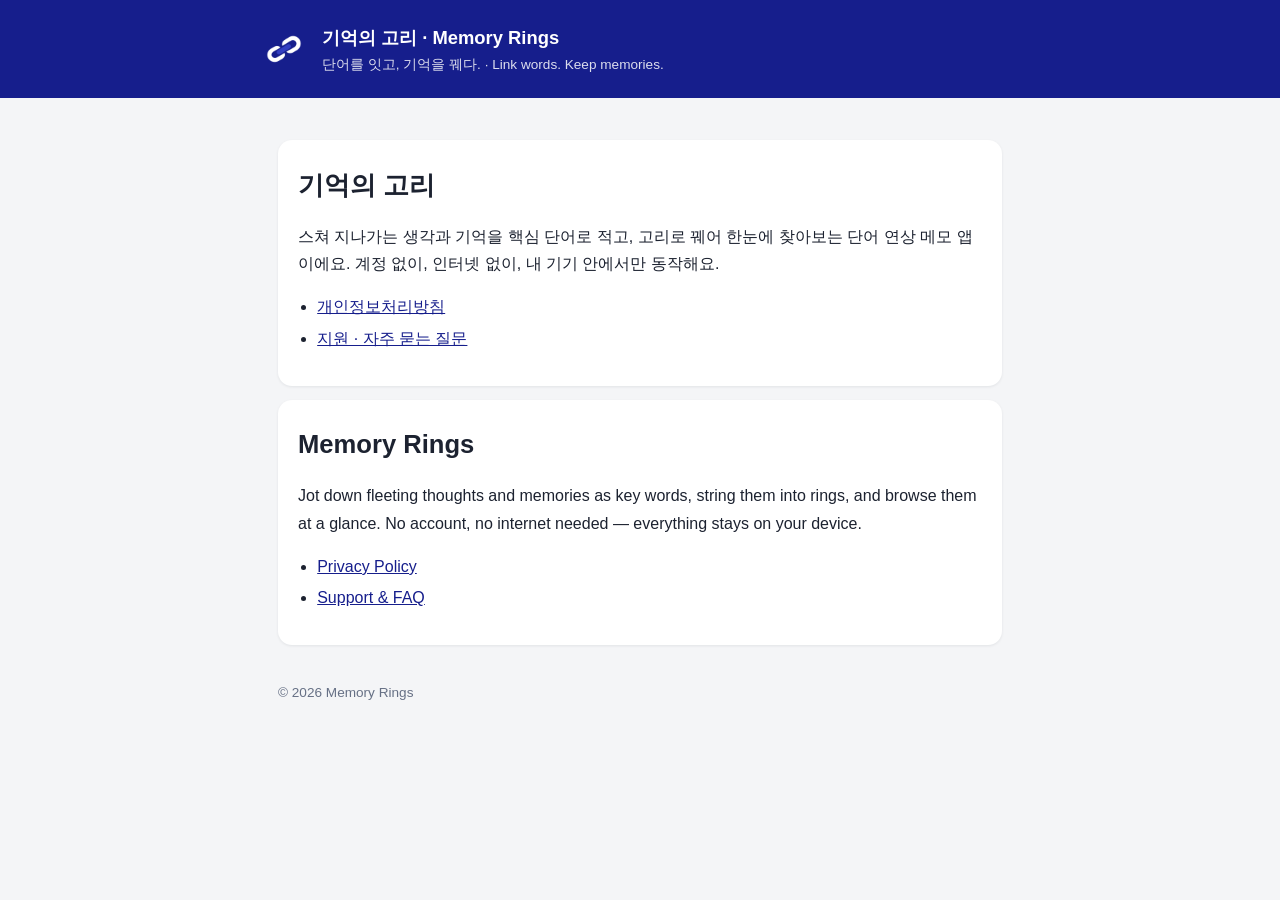
<file: index.html>
<!doctype html><html lang="ko"><head><meta charset="utf-8"><meta name="viewport" content="width=device-width,initial-scale=1"><title>기억의 고리 · Memory Rings</title><link rel="stylesheet" href="style.css"><link rel="icon" href="icon.png"></head>
<body><header class="top"><div class="in"><img src="icon.png" alt=""><div><b>기억의 고리 · Memory Rings</b><span>단어를 잇고, 기억을 꿰다. · Link words. Keep memories.</span></div></div></header>
<main>
<div class="card"><h1>기억의 고리</h1>
<p>스쳐 지나가는 생각과 기억을 핵심 단어로 적고, 고리로 꿰어 한눈에 찾아보는 단어 연상 메모 앱이에요. 계정 없이, 인터넷 없이, 내 기기 안에서만 동작해요.</p>
<ul><li><a href="privacy.html">개인정보처리방침</a></li><li><a href="support.html">지원 · 자주 묻는 질문</a></li></ul></div>
<div class="card"><h1>Memory Rings</h1>
<p>Jot down fleeting thoughts and memories as key words, string them into rings, and browse them at a glance. No account, no internet needed &mdash; everything stays on your device.</p>
<ul><li><a href="privacy.html#en">Privacy Policy</a></li><li><a href="support.html#en">Support &amp; FAQ</a></li></ul></div>
<footer>&copy; 2026 Memory Rings</footer>
</main></body></html>
</file>
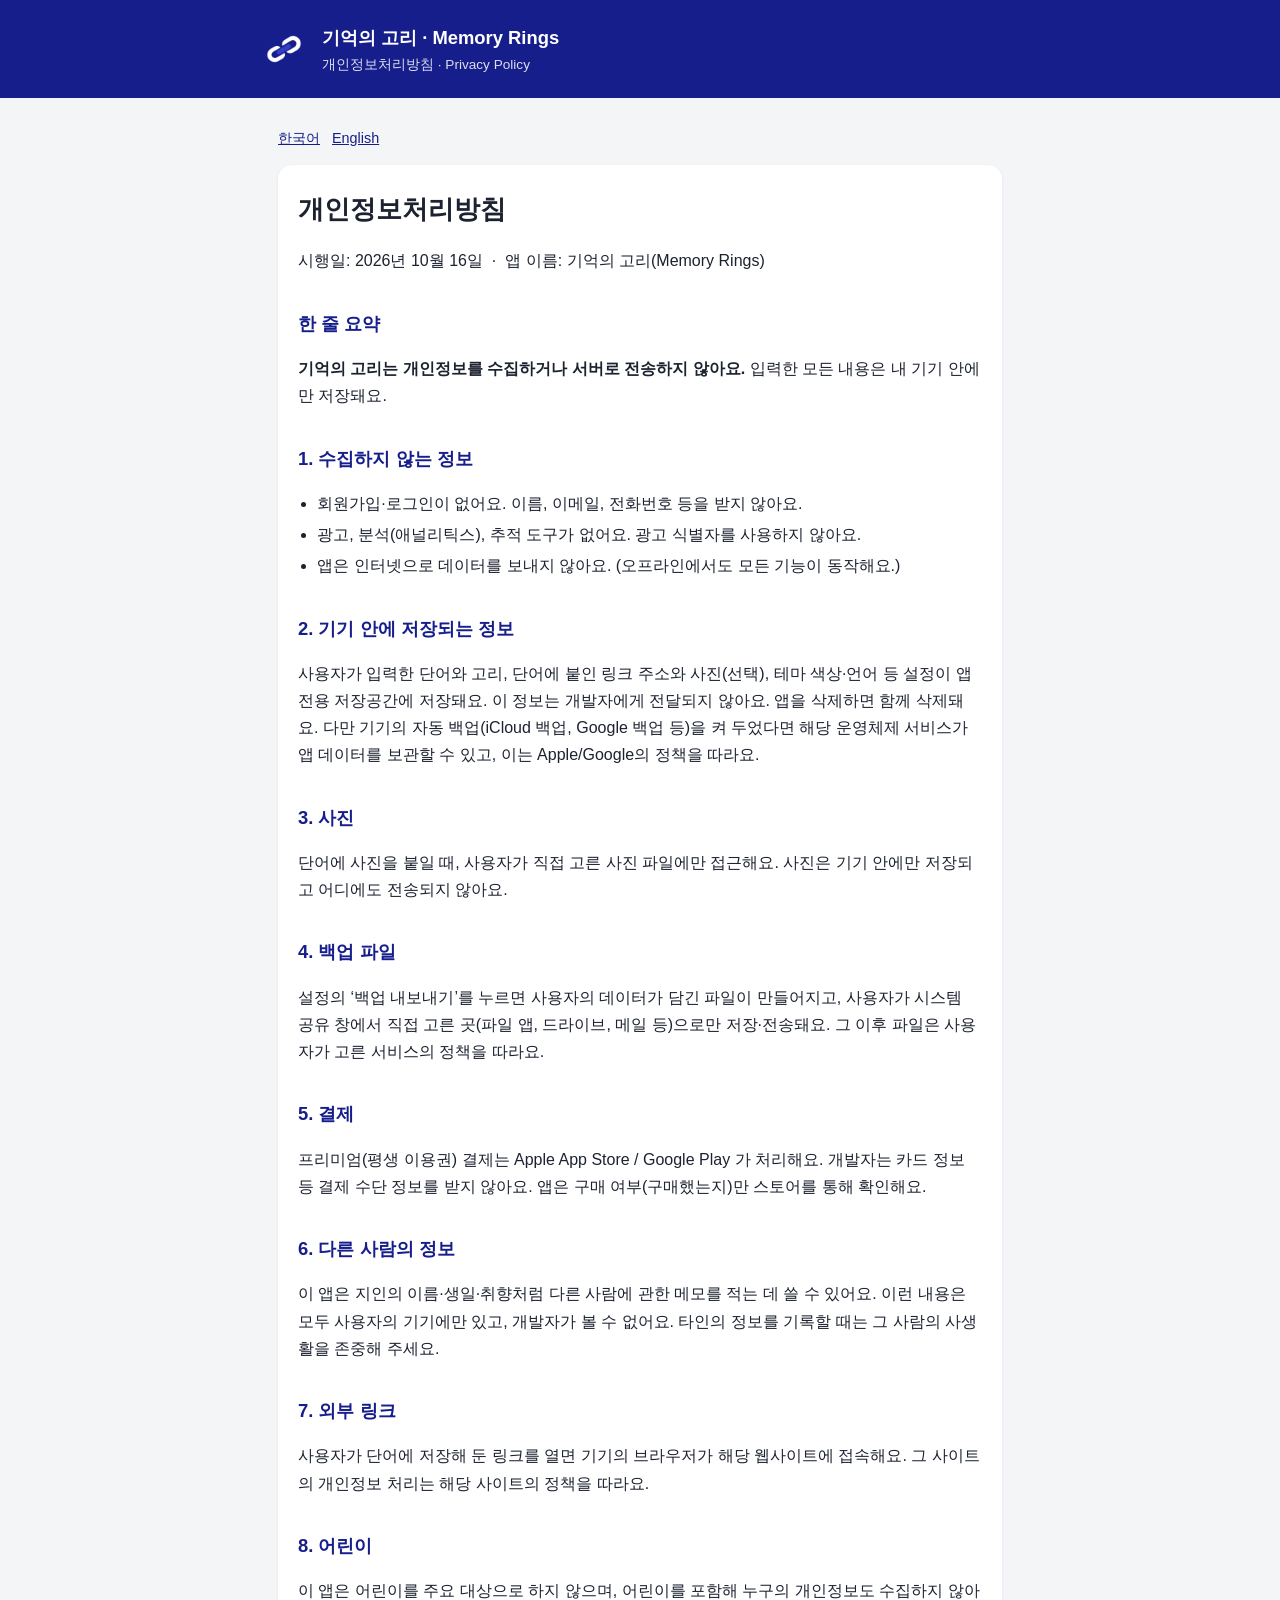
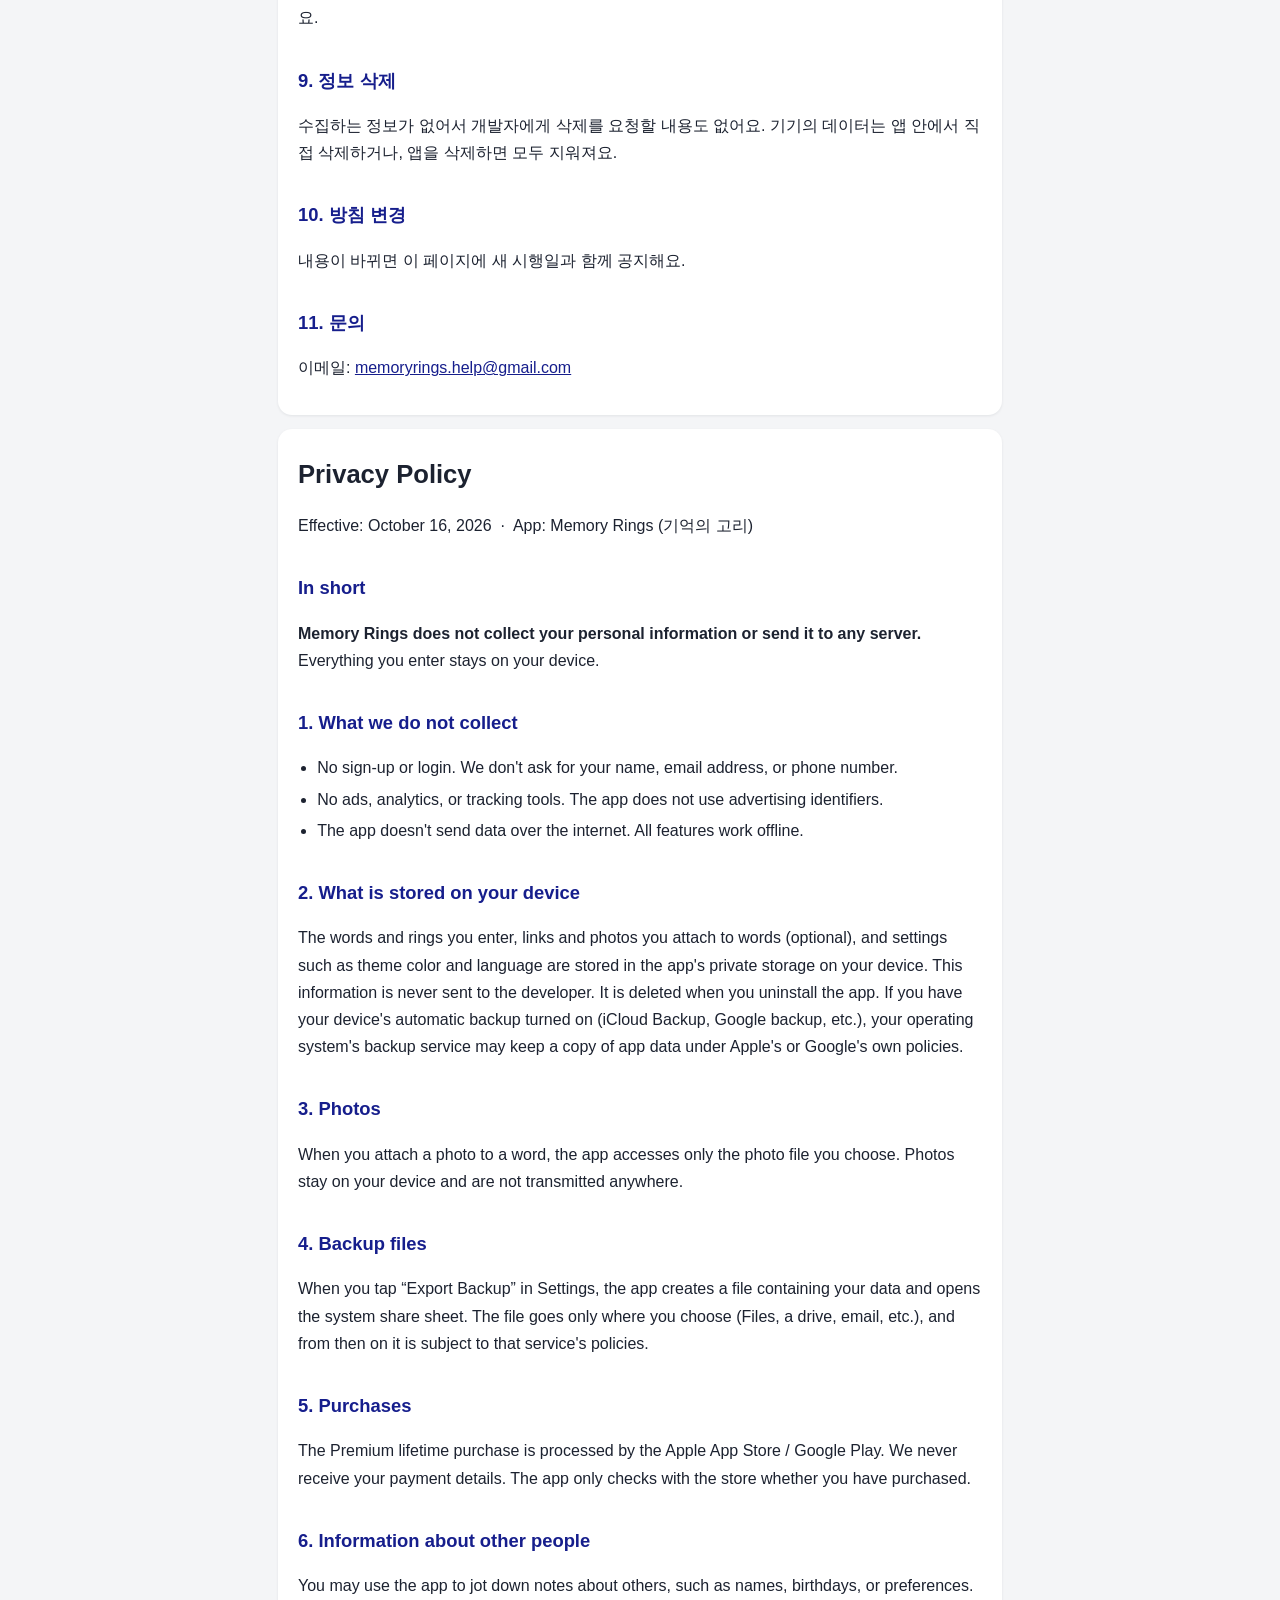
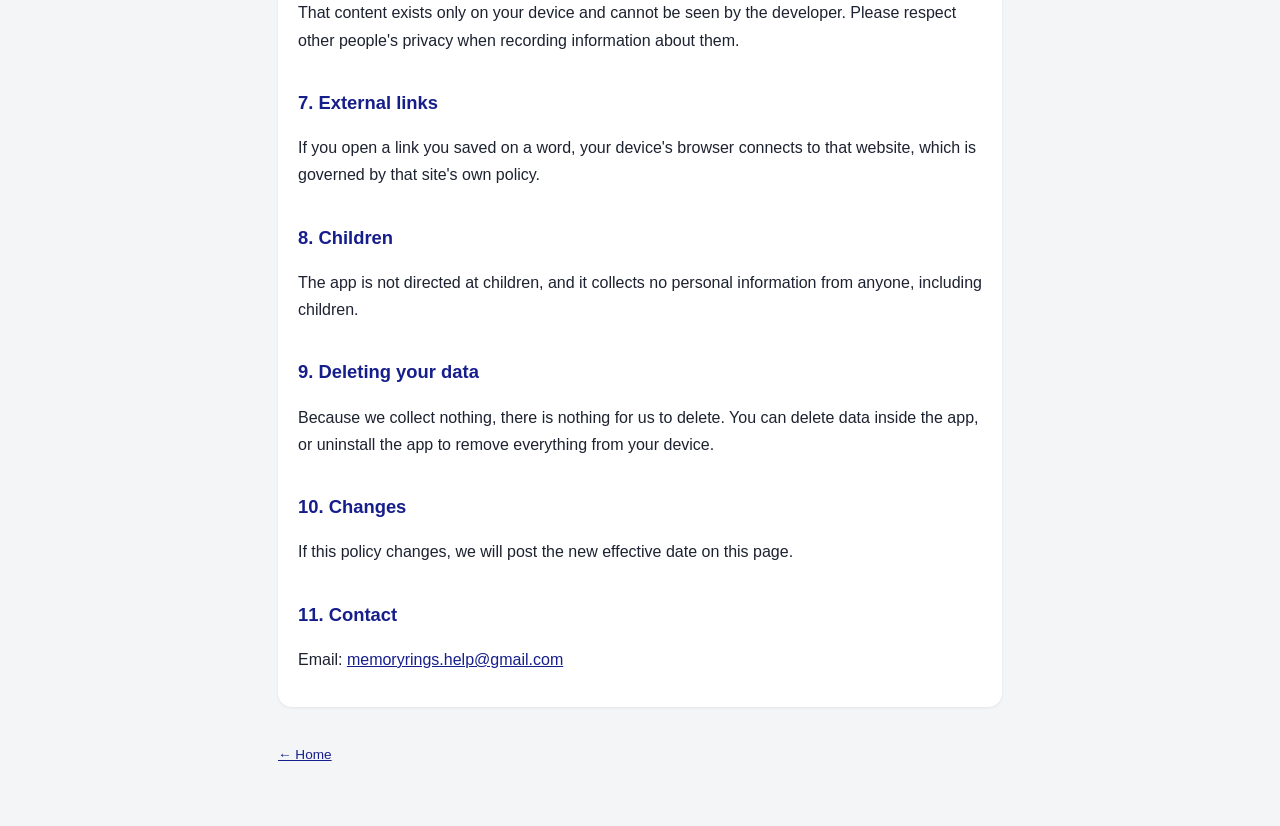
<file: privacy.html>
<!doctype html><html lang="ko"><head><meta charset="utf-8"><meta name="viewport" content="width=device-width,initial-scale=1"><title>개인정보처리방침 · Privacy Policy — 기억의 고리 / Memory Rings</title><link rel="stylesheet" href="style.css"><link rel="icon" href="icon.png"></head>
<body><header class="top"><div class="in"><img src="icon.png" alt=""><div><b>기억의 고리 · Memory Rings</b><span>개인정보처리방침 · Privacy Policy</span></div></div></header>
<main>
<nav class="lang"><a href="#ko">한국어</a><a href="#en">English</a></nav>

<section id="ko" class="card">
<h1>개인정보처리방침</h1>
<p>시행일: 2026년 10월 16일 &nbsp;·&nbsp; 앱 이름: 기억의 고리(Memory Rings)</p>
<h2>한 줄 요약</h2>
<p><b>기억의 고리는 개인정보를 수집하거나 서버로 전송하지 않아요.</b> 입력한 모든 내용은 내 기기 안에만 저장돼요.</p>
<h2>1. 수집하지 않는 정보</h2>
<ul>
<li>회원가입·로그인이 없어요. 이름, 이메일, 전화번호 등을 받지 않아요.</li>
<li>광고, 분석(애널리틱스), 추적 도구가 없어요. 광고 식별자를 사용하지 않아요.</li>
<li>앱은 인터넷으로 데이터를 보내지 않아요. (오프라인에서도 모든 기능이 동작해요.)</li>
</ul>
<h2>2. 기기 안에 저장되는 정보</h2>
<p>사용자가 입력한 단어와 고리, 단어에 붙인 링크 주소와 사진(선택), 테마 색상·언어 등 설정이 앱 전용 저장공간에 저장돼요. 이 정보는 개발자에게 전달되지 않아요. 앱을 삭제하면 함께 삭제돼요. 다만 기기의 자동 백업(iCloud 백업, Google 백업 등)을 켜 두었다면 해당 운영체제 서비스가 앱 데이터를 보관할 수 있고, 이는 Apple/Google의 정책을 따라요.</p>
<h2>3. 사진</h2>
<p>단어에 사진을 붙일 때, 사용자가 직접 고른 사진 파일에만 접근해요. 사진은 기기 안에만 저장되고 어디에도 전송되지 않아요.</p>
<h2>4. 백업 파일</h2>
<p>설정의 &lsquo;백업 내보내기&rsquo;를 누르면 사용자의 데이터가 담긴 파일이 만들어지고, 사용자가 시스템 공유 창에서 직접 고른 곳(파일 앱, 드라이브, 메일 등)으로만 저장·전송돼요. 그 이후 파일은 사용자가 고른 서비스의 정책을 따라요.</p>
<h2>5. 결제</h2>
<p>프리미엄(평생 이용권) 결제는 Apple App Store / Google Play 가 처리해요. 개발자는 카드 정보 등 결제 수단 정보를 받지 않아요. 앱은 구매 여부(구매했는지)만 스토어를 통해 확인해요.</p>
<h2>6. 다른 사람의 정보</h2>
<p>이 앱은 지인의 이름·생일·취향처럼 다른 사람에 관한 메모를 적는 데 쓸 수 있어요. 이런 내용은 모두 사용자의 기기에만 있고, 개발자가 볼 수 없어요. 타인의 정보를 기록할 때는 그 사람의 사생활을 존중해 주세요.</p>
<h2>7. 외부 링크</h2>
<p>사용자가 단어에 저장해 둔 링크를 열면 기기의 브라우저가 해당 웹사이트에 접속해요. 그 사이트의 개인정보 처리는 해당 사이트의 정책을 따라요.</p>
<h2>8. 어린이</h2>
<p>이 앱은 어린이를 주요 대상으로 하지 않으며, 어린이를 포함해 누구의 개인정보도 수집하지 않아요.</p>
<h2>9. 정보 삭제</h2>
<p>수집하는 정보가 없어서 개발자에게 삭제를 요청할 내용도 없어요. 기기의 데이터는 앱 안에서 직접 삭제하거나, 앱을 삭제하면 모두 지워져요.</p>
<h2>10. 방침 변경</h2>
<p>내용이 바뀌면 이 페이지에 새 시행일과 함께 공지해요.</p>
<h2>11. 문의</h2>
<p>이메일: <a href="mailto:memoryrings.help@gmail.com">memoryrings.help@gmail.com</a></p>
</section>

<section id="en" class="card">
<h1>Privacy Policy</h1>
<p>Effective: October 16, 2026 &nbsp;·&nbsp; App: Memory Rings (기억의 고리)</p>
<h2>In short</h2>
<p><b>Memory Rings does not collect your personal information or send it to any server.</b> Everything you enter stays on your device.</p>
<h2>1. What we do not collect</h2>
<ul>
<li>No sign-up or login. We don't ask for your name, email address, or phone number.</li>
<li>No ads, analytics, or tracking tools. The app does not use advertising identifiers.</li>
<li>The app doesn't send data over the internet. All features work offline.</li>
</ul>
<h2>2. What is stored on your device</h2>
<p>The words and rings you enter, links and photos you attach to words (optional), and settings such as theme color and language are stored in the app's private storage on your device. This information is never sent to the developer. It is deleted when you uninstall the app. If you have your device's automatic backup turned on (iCloud Backup, Google backup, etc.), your operating system's backup service may keep a copy of app data under Apple's or Google's own policies.</p>
<h2>3. Photos</h2>
<p>When you attach a photo to a word, the app accesses only the photo file you choose. Photos stay on your device and are not transmitted anywhere.</p>
<h2>4. Backup files</h2>
<p>When you tap &ldquo;Export Backup&rdquo; in Settings, the app creates a file containing your data and opens the system share sheet. The file goes only where you choose (Files, a drive, email, etc.), and from then on it is subject to that service's policies.</p>
<h2>5. Purchases</h2>
<p>The Premium lifetime purchase is processed by the Apple App Store / Google Play. We never receive your payment details. The app only checks with the store whether you have purchased.</p>
<h2>6. Information about other people</h2>
<p>You may use the app to jot down notes about others, such as names, birthdays, or preferences. That content exists only on your device and cannot be seen by the developer. Please respect other people's privacy when recording information about them.</p>
<h2>7. External links</h2>
<p>If you open a link you saved on a word, your device's browser connects to that website, which is governed by that site's own policy.</p>
<h2>8. Children</h2>
<p>The app is not directed at children, and it collects no personal information from anyone, including children.</p>
<h2>9. Deleting your data</h2>
<p>Because we collect nothing, there is nothing for us to delete. You can delete data inside the app, or uninstall the app to remove everything from your device.</p>
<h2>10. Changes</h2>
<p>If this policy changes, we will post the new effective date on this page.</p>
<h2>11. Contact</h2>
<p>Email: <a href="mailto:memoryrings.help@gmail.com">memoryrings.help@gmail.com</a></p>
</section>
<footer><a href="index.html">← Home</a></footer>
</main></body></html>
</file>
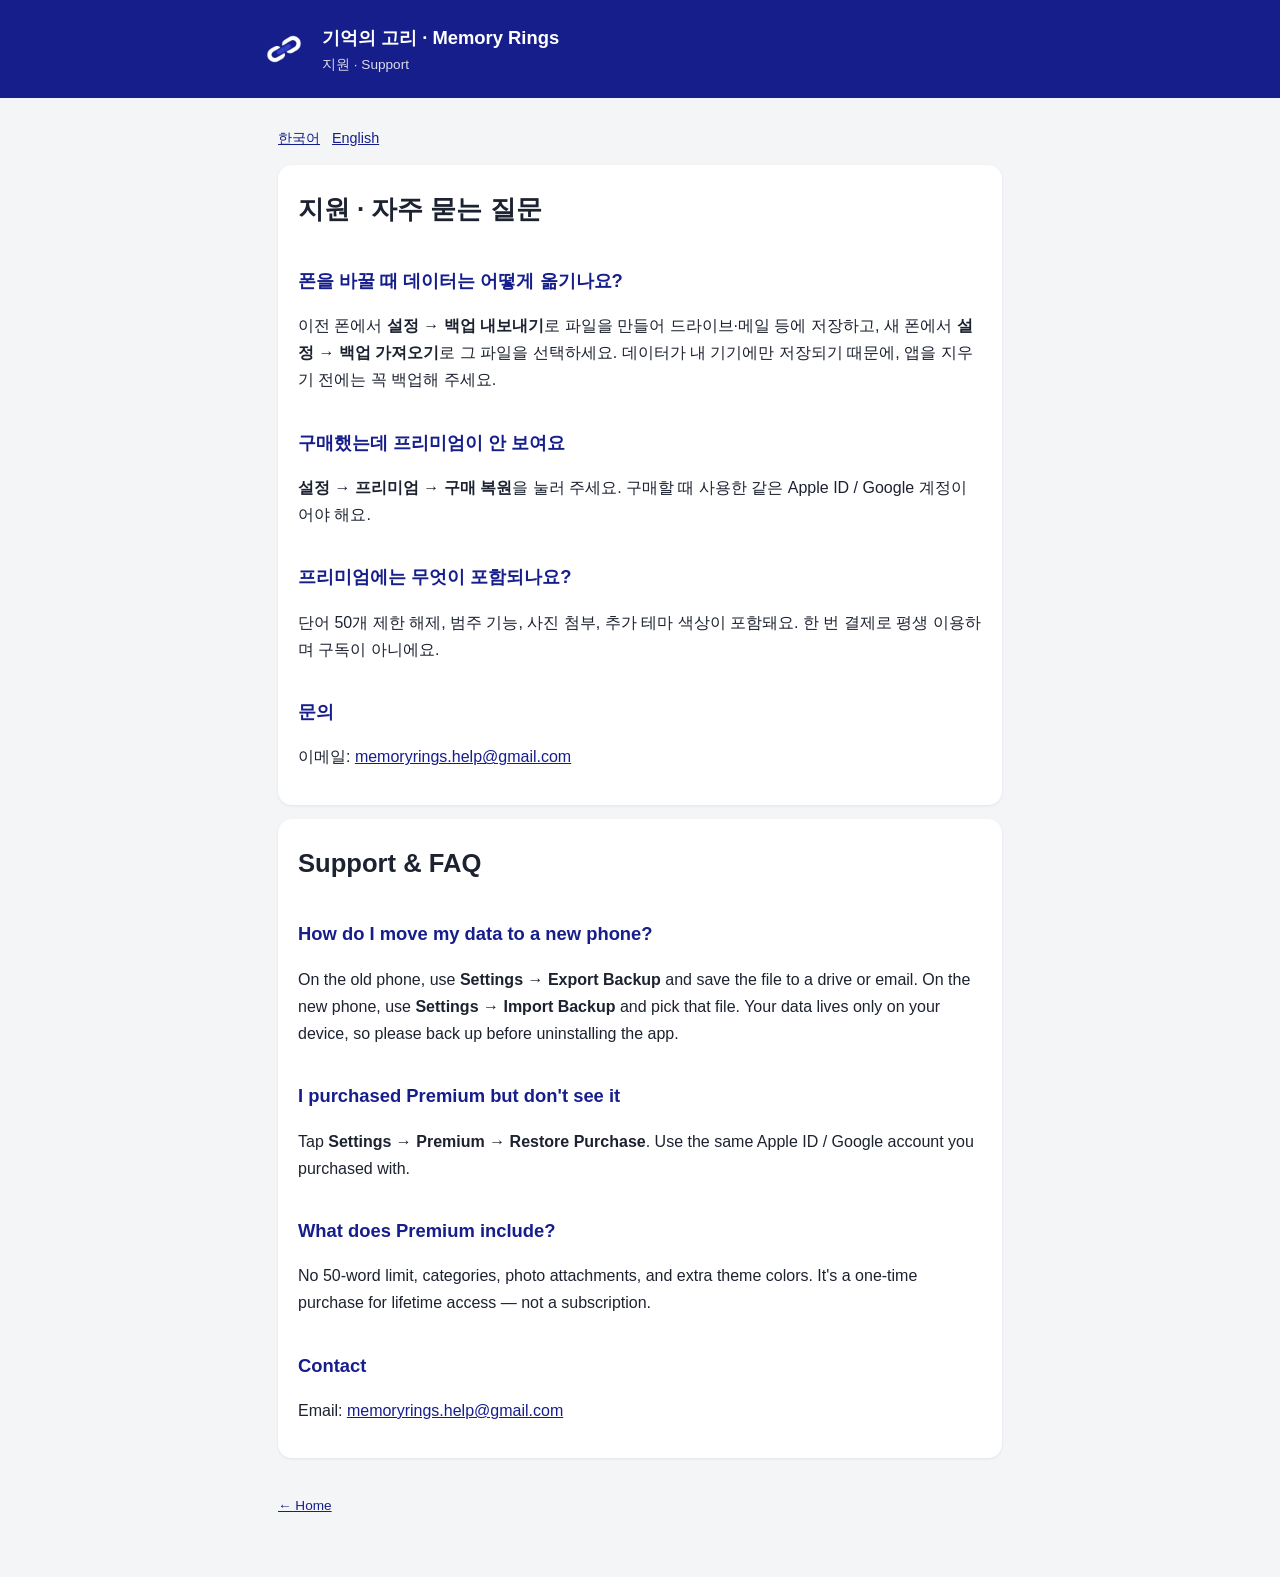
<file: support.html>
<!doctype html><html lang="ko"><head><meta charset="utf-8"><meta name="viewport" content="width=device-width,initial-scale=1"><title>지원 · Support — 기억의 고리 / Memory Rings</title><link rel="stylesheet" href="style.css"><link rel="icon" href="icon.png"></head>
<body><header class="top"><div class="in"><img src="icon.png" alt=""><div><b>기억의 고리 · Memory Rings</b><span>지원 · Support</span></div></div></header>
<main>
<nav class="lang"><a href="#ko">한국어</a><a href="#en">English</a></nav>
<section id="ko" class="card"><h1>지원 · 자주 묻는 질문</h1>
<h2>폰을 바꿀 때 데이터는 어떻게 옮기나요?</h2><p>이전 폰에서 <b>설정 → 백업 내보내기</b>로 파일을 만들어 드라이브·메일 등에 저장하고, 새 폰에서 <b>설정 → 백업 가져오기</b>로 그 파일을 선택하세요. 데이터가 내 기기에만 저장되기 때문에, 앱을 지우기 전에는 꼭 백업해 주세요.</p>
<h2>구매했는데 프리미엄이 안 보여요</h2><p><b>설정 → 프리미엄 → 구매 복원</b>을 눌러 주세요. 구매할 때 사용한 같은 Apple ID / Google 계정이어야 해요.</p>
<h2>프리미엄에는 무엇이 포함되나요?</h2><p>단어 50개 제한 해제, 범주 기능, 사진 첨부, 추가 테마 색상이 포함돼요. 한 번 결제로 평생 이용하며 구독이 아니에요.</p>
<h2>문의</h2><p>이메일: <a href="mailto:memoryrings.help@gmail.com">memoryrings.help@gmail.com</a></p></section>
<section id="en" class="card"><h1>Support &amp; FAQ</h1>
<h2>How do I move my data to a new phone?</h2><p>On the old phone, use <b>Settings → Export Backup</b> and save the file to a drive or email. On the new phone, use <b>Settings → Import Backup</b> and pick that file. Your data lives only on your device, so please back up before uninstalling the app.</p>
<h2>I purchased Premium but don't see it</h2><p>Tap <b>Settings → Premium → Restore Purchase</b>. Use the same Apple ID / Google account you purchased with.</p>
<h2>What does Premium include?</h2><p>No 50-word limit, categories, photo attachments, and extra theme colors. It's a one-time purchase for lifetime access &mdash; not a subscription.</p>
<h2>Contact</h2><p>Email: <a href="mailto:memoryrings.help@gmail.com">memoryrings.help@gmail.com</a></p></section>
<footer><a href="index.html">← Home</a></footer>
</main></body></html>
</file>
<file: style.css>
:root{--navy:#161E8C;--ink:#1c2230;--mute:#667085;--bg:#f4f5f7}
*{box-sizing:border-box}body{margin:0;font:16px/1.7 -apple-system,BlinkMacSystemFont,"Segoe UI",Roboto,"Apple SD Gothic Neo","Malgun Gothic","Noto Sans KR",sans-serif;color:var(--ink);background:var(--bg)}
main{max-width:760px;margin:0 auto;padding:28px 18px 60px}
header.top{background:var(--navy);color:#fff;padding:22px 18px}header.top .in{max-width:760px;margin:0 auto;display:flex;align-items:center;gap:14px}
header.top img{width:48px;height:48px;border-radius:11px}header.top b{font-size:1.15rem}header.top span{display:block;font-size:.85rem;opacity:.85}
h1{font-size:1.6rem;margin:.2em 0 .6em}h2{font-size:1.15rem;margin:1.8em 0 .4em;color:var(--navy)}
.card{background:#fff;border-radius:14px;padding:18px 20px;margin:14px 0;box-shadow:0 1px 3px rgba(16,24,40,.08)}
a{color:var(--navy)}nav.lang{margin:0 0 8px;font-size:.9rem}nav.lang a{margin-right:12px}
.todo{background:#fff4cc;padding:1px 6px;border-radius:5px}
footer{color:var(--mute);font-size:.85rem;margin-top:36px}
ul{padding-left:1.2em}li{margin:.25em 0}
</file>
